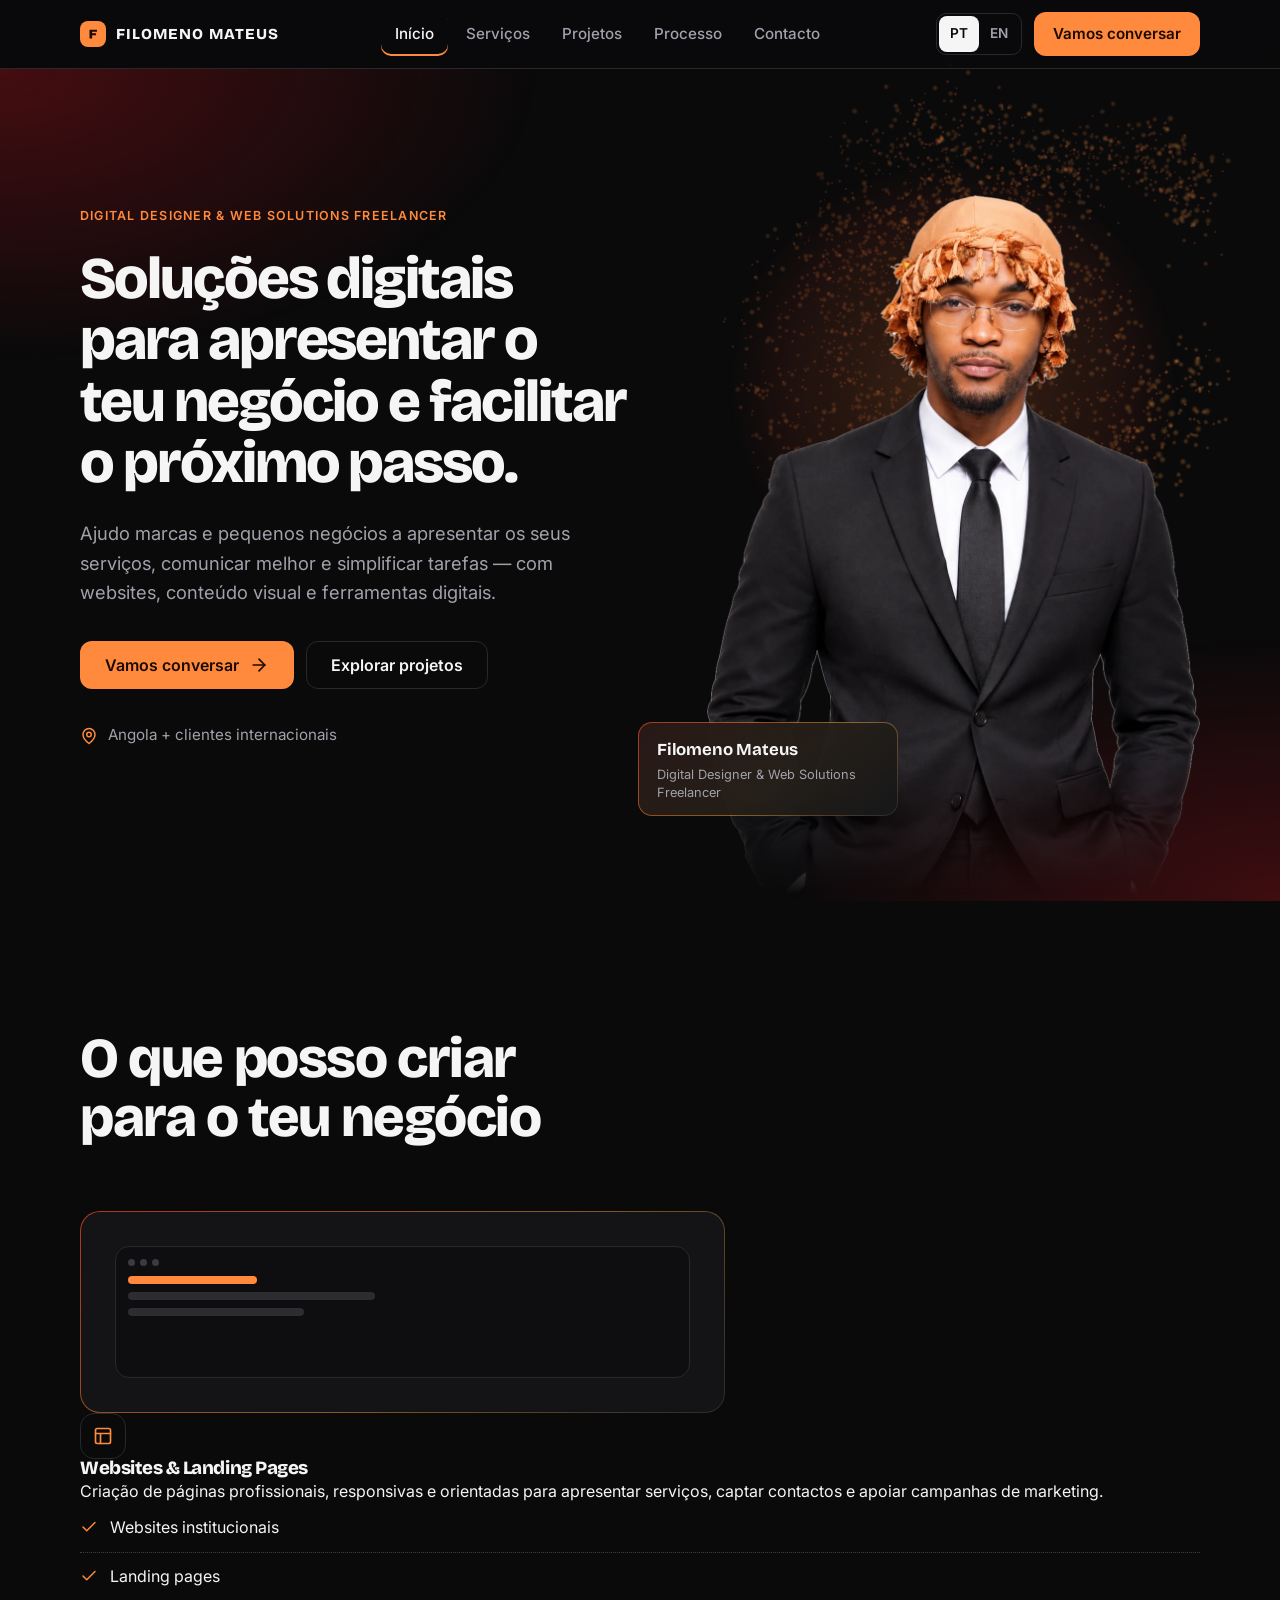
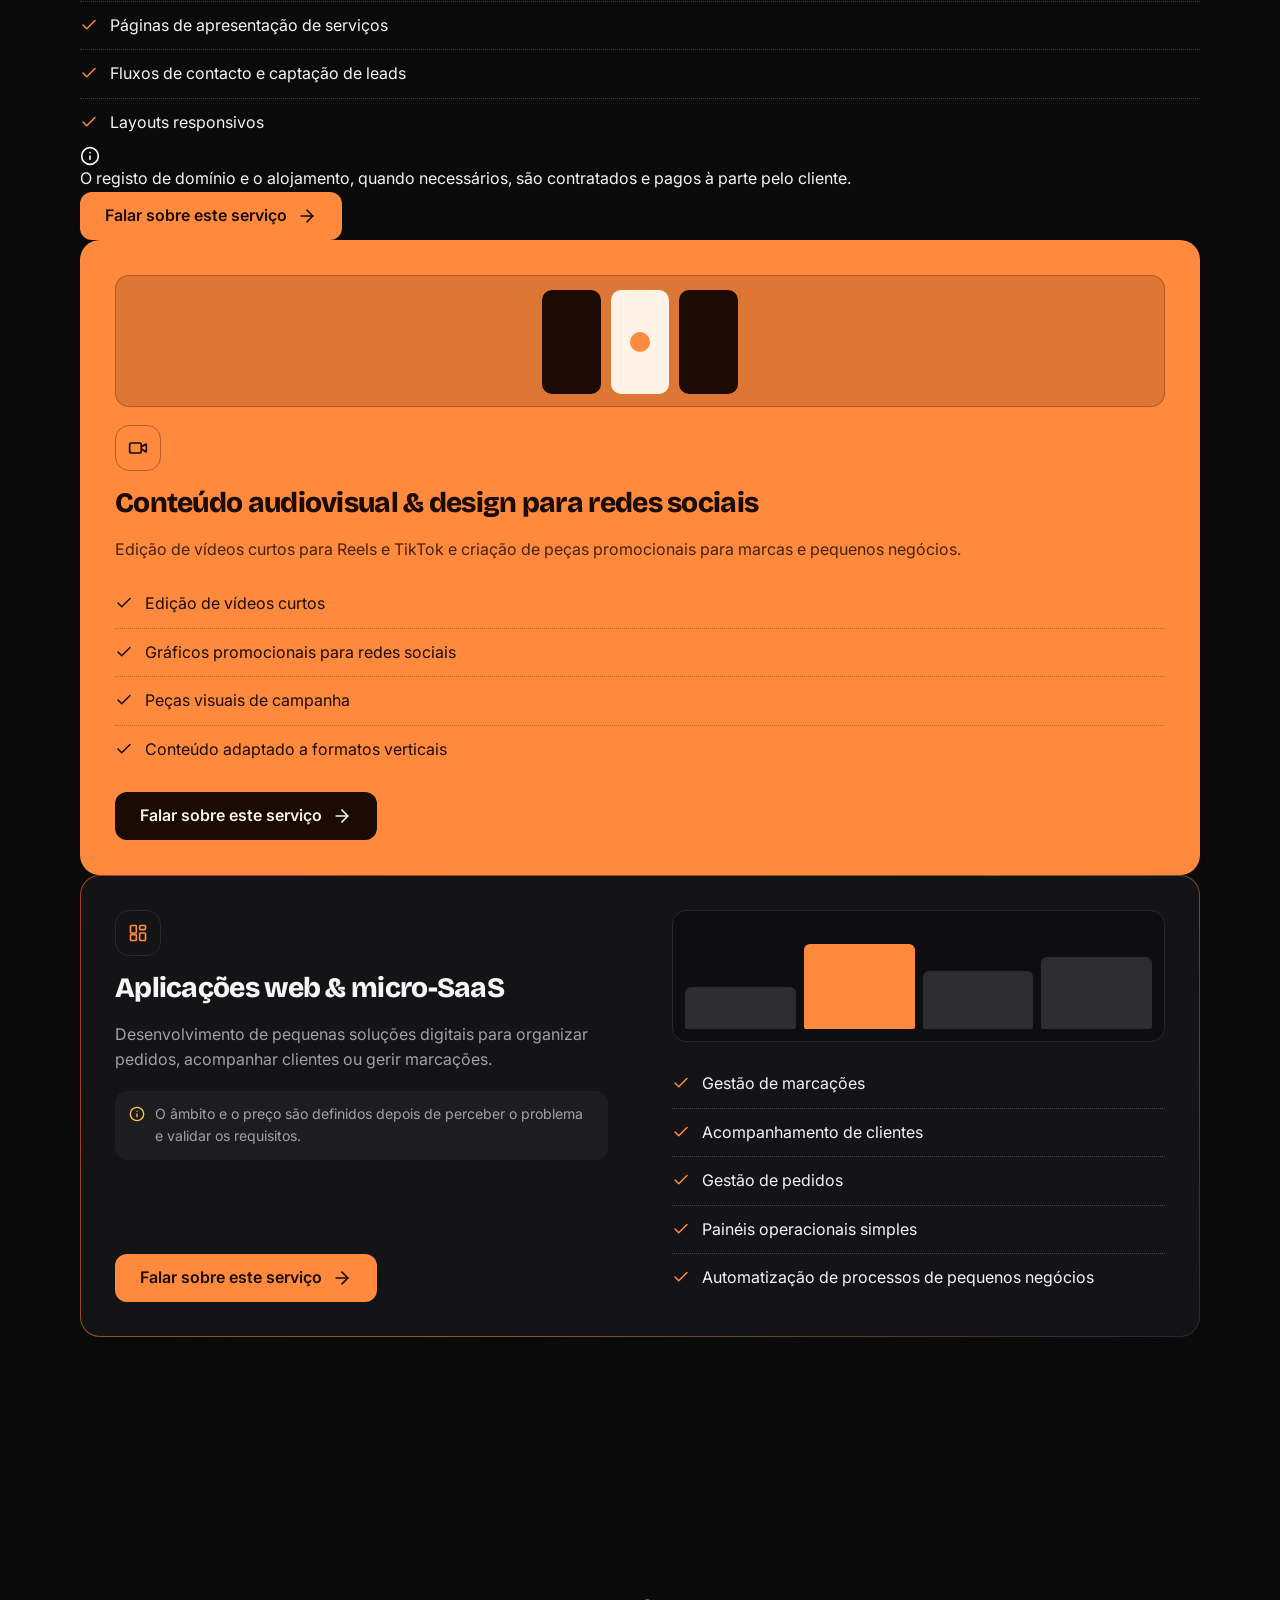
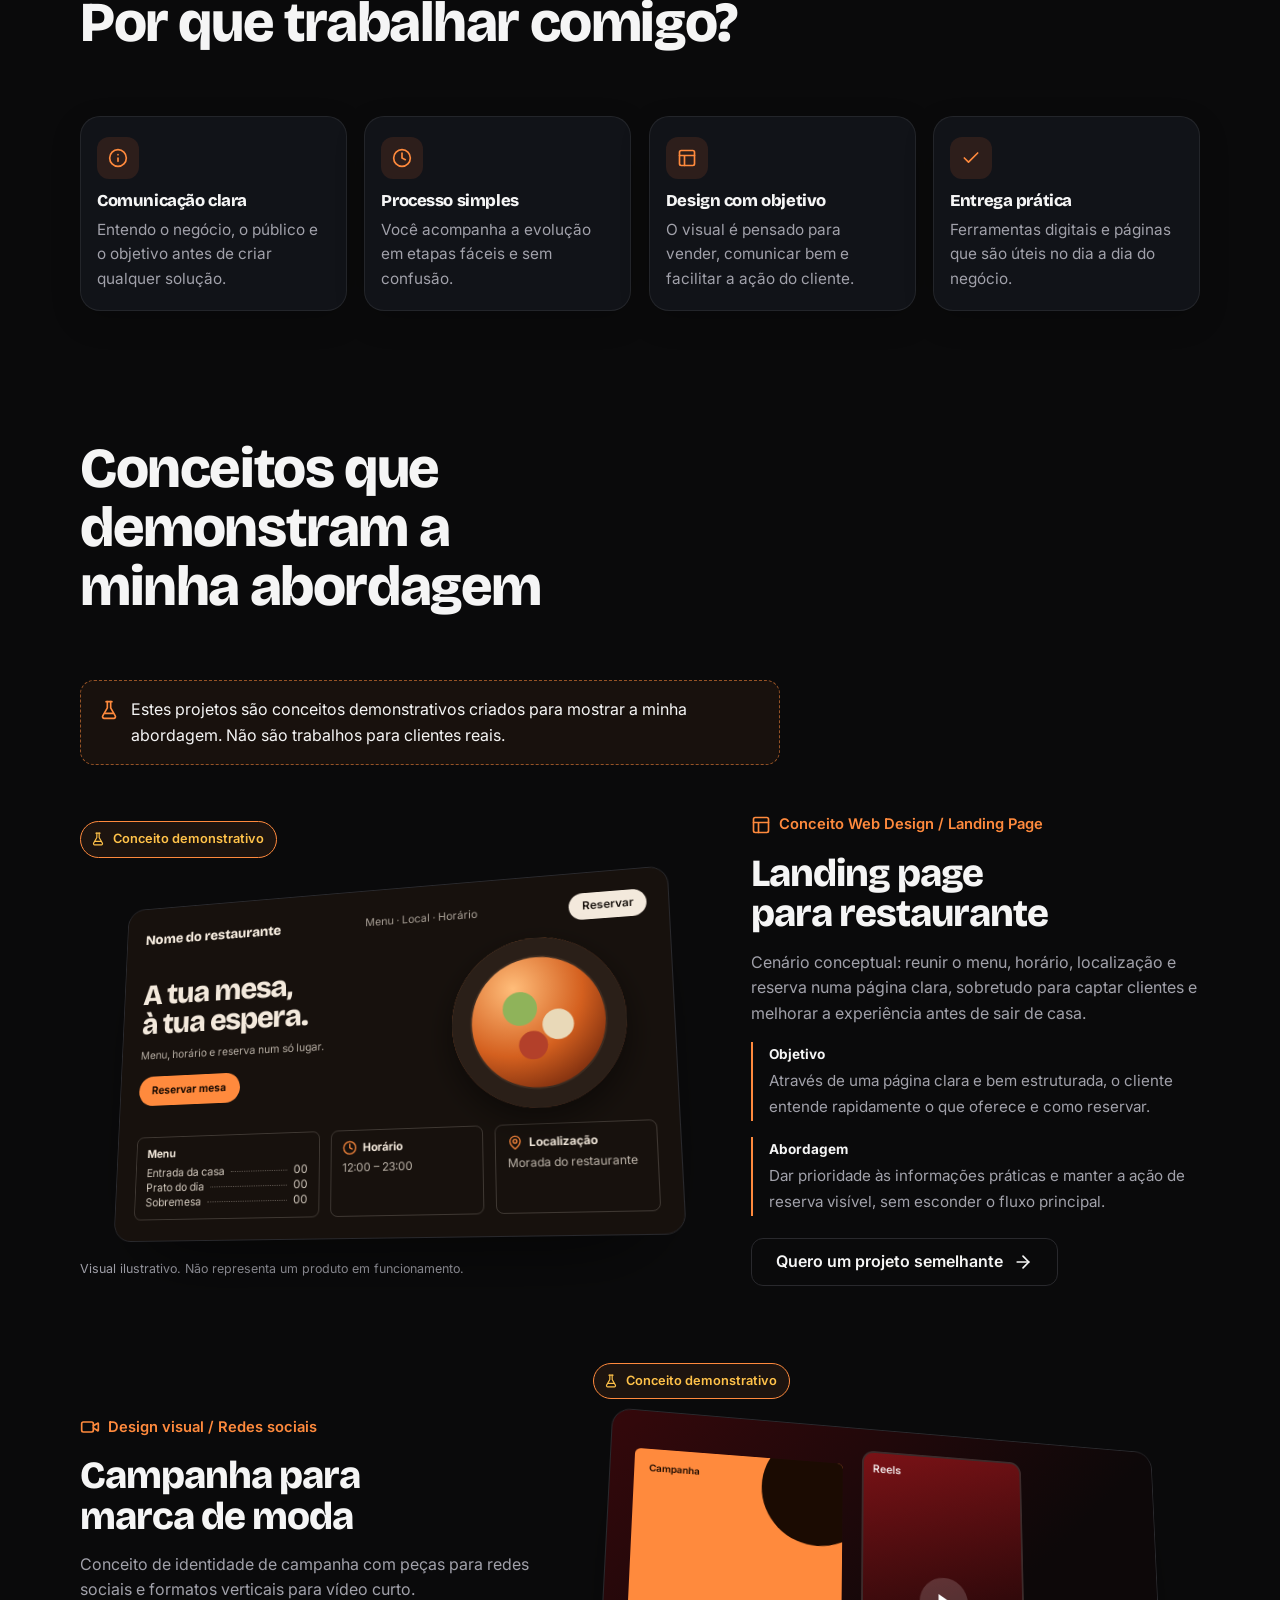
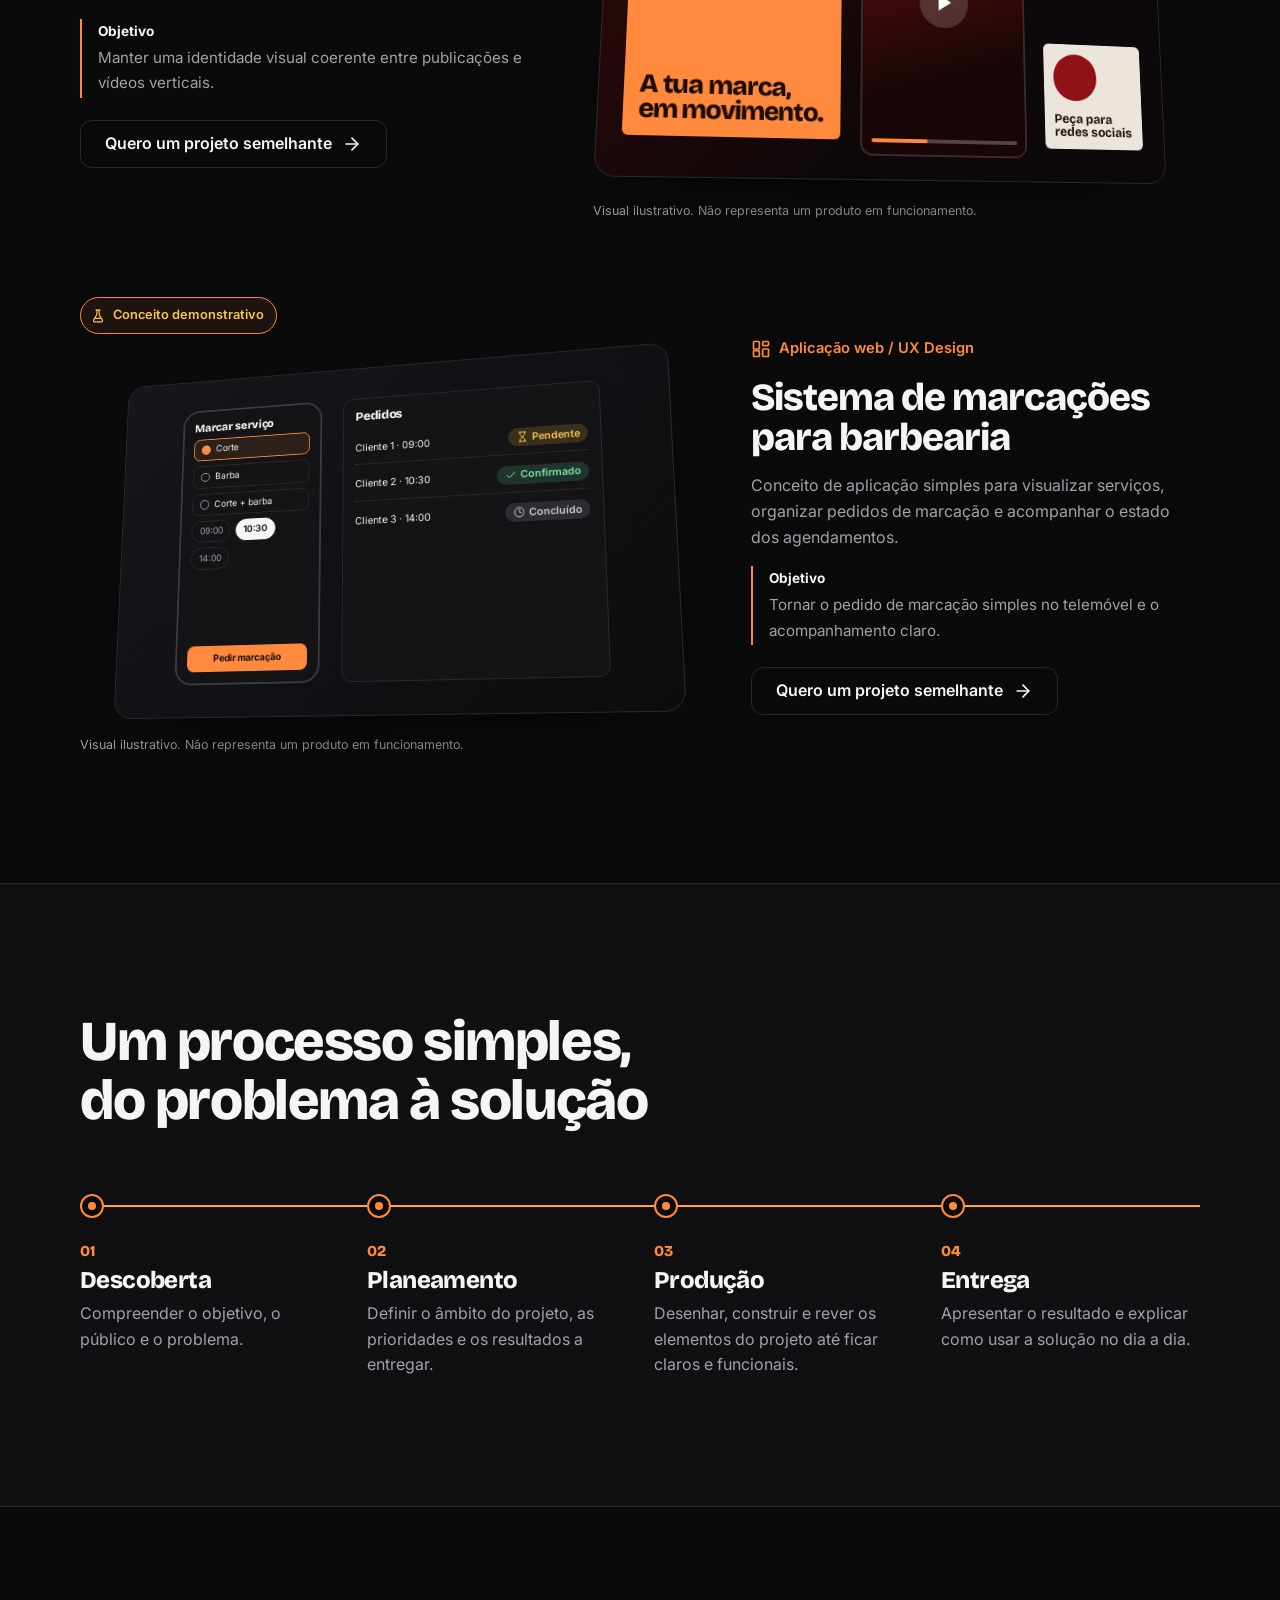
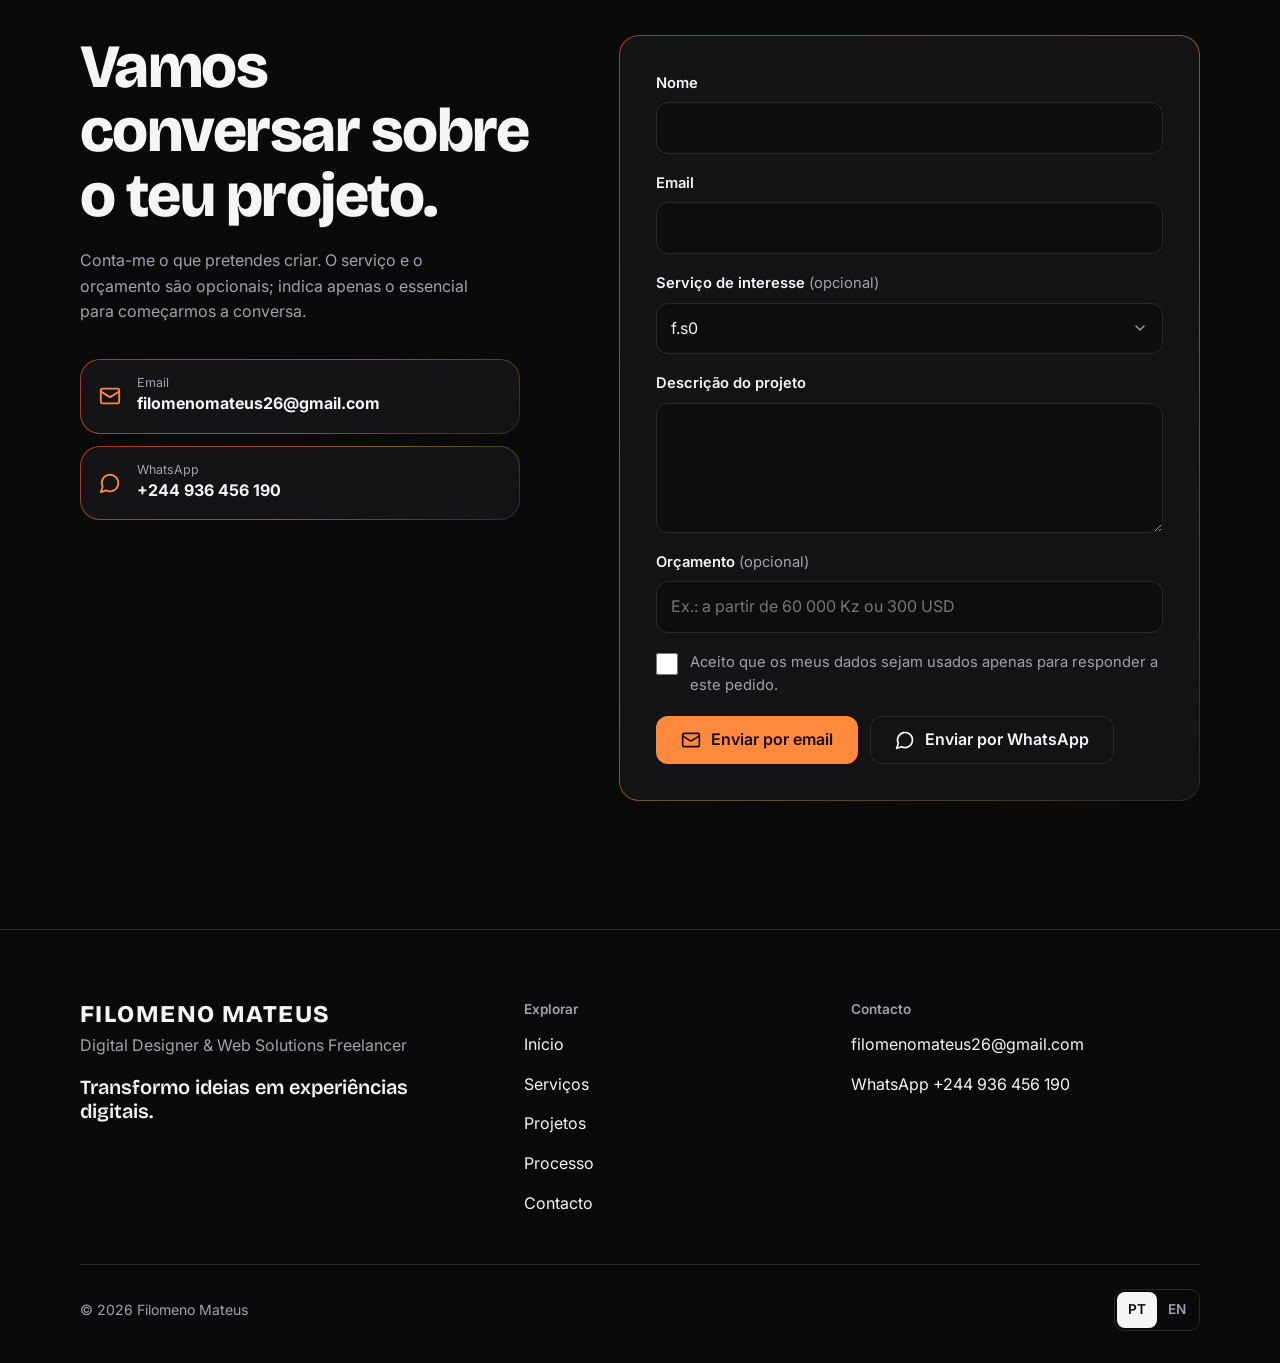
<file: index.html>
<!DOCTYPE html>
<html lang="pt" data-theme="dark">
<head>
<meta charset="utf-8">
<meta name="viewport" content="width=device-width, initial-scale=1, viewport-fit=cover">
<title>Filomeno Mateus — Digital Designer & Web Solutions Freelancer</title>
<meta name="description" content="Websites, conteúdos visuais e pequenas soluções digitais para marcas e negócios. Filomeno Mateus, Digital Designer & Web Solutions Freelancer em Angola.">
<meta property="og:type" content="website">
<meta property="og:title" content="Filomeno Mateus — Digital Designer & Web Solutions Freelancer">
<meta property="og:description" content="Websites, conteúdos visuais e pequenas soluções digitais para marcas e negócios.">
<meta property="og:locale" content="pt_AO">
<meta property="og:locale:alternate" content="en_US">
<meta name="theme-color" content="#0A0A0B">
<meta name="twitter:card" content="summary_large_image">
<link rel="preload" as="image" href="assets/img/filomeno-mateus-780.webp" imagesrcset="assets/img/filomeno-mateus-520.webp 520w, assets/img/filomeno-mateus-780.webp 780w, assets/img/filomeno-mateus-994.webp 994w">
<link rel="canonical" href="https://filomenomateus26-dev.github.io/filomeno-mateus-portfolio/">
<meta property="og:url" content="https://filomenomateus26-dev.github.io/filomeno-mateus-portfolio/">
<meta property="og:image" content="https://filomenomateus26-dev.github.io/filomeno-mateus-portfolio/og-image.png">
<meta property="og:image:alt" content="Portfólio de Filomeno Mateus — Digital Designer &amp; Web Solutions Freelancer">
<link rel="icon" href="favicon.svg" type="image/svg+xml">
<link rel="apple-touch-icon" href="apple-touch-icon.png">
<link rel="preconnect" href="https://fonts.googleapis.com">
<link rel="preconnect" href="https://fonts.gstatic.com" crossorigin>
<link href="https://fonts.googleapis.com/css2?family=Bricolage+Grotesque:opsz,wght@12..96,400;12..96,600;12..96,800&family=Inter:wght@400;500;600&display=swap" rel="stylesheet">
<script src="assets/js/boot.js"></script>
<link rel="stylesheet" href="assets/css/styles.css?v=3d2">
</head>
<body>

<svg width="0" height="0" style="position:absolute" aria-hidden="true" focusable="false">
  <defs>
    <symbol id="i-arrow" viewBox="0 0 24 24"><path d="M5 12h14"/><path d="m12 5 7 7-7 7"/></symbol>
    <symbol id="i-menu" viewBox="0 0 24 24"><path d="M4 6h16M4 12h16M4 18h16"/></symbol>
    <symbol id="i-x" viewBox="0 0 24 24"><path d="M18 6 6 18M6 6l12 12"/></symbol>
    <symbol id="i-mail" viewBox="0 0 24 24"><rect x="2" y="4" width="20" height="16" rx="2"/><path d="m22 7-8.97 5.7a1.94 1.94 0 0 1-2.06 0L2 7"/></symbol>
    <symbol id="i-chat" viewBox="0 0 24 24"><path d="M7.9 20A9 9 0 1 0 4 16.1L2 22Z"/></symbol>
    <symbol id="i-pin" viewBox="0 0 24 24"><path d="M20 10c0 6-8 12-8 12s-8-6-8-12a8 8 0 0 1 16 0Z"/><circle cx="12" cy="10" r="3"/></symbol>
    <symbol id="i-layout" viewBox="0 0 24 24"><rect x="3" y="3" width="18" height="18" rx="2"/><path d="M3 9h18M9 21V9"/></symbol>
    <symbol id="i-video" viewBox="0 0 24 24"><path d="m16 13 5.22 3.48a.5.5 0 0 0 .78-.42V7.94a.5.5 0 0 0-.75-.43L16 10.5"/><rect x="2" y="6" width="14" height="12" rx="2"/></symbol>
    <symbol id="i-dash" viewBox="0 0 24 24"><rect x="3" y="3" width="7" height="9" rx="1"/><rect x="14" y="3" width="7" height="5" rx="1"/><rect x="14" y="12" width="7" height="9" rx="1"/><rect x="3" y="14" width="7" height="7" rx="1"/></symbol>
    <symbol id="i-check" viewBox="0 0 24 24"><path d="M20 6 9 17l-5-5"/></symbol>
    <symbol id="i-info" viewBox="0 0 24 24"><circle cx="12" cy="12" r="10"/><path d="M12 16v-4M12 8h.01"/></symbol>
    <symbol id="i-clock" viewBox="0 0 24 24"><circle cx="12" cy="12" r="10"/><path d="M12 6v6l4 2"/></symbol>
    <symbol id="i-flask" viewBox="0 0 24 24"><path d="M10 2v7.5L4.5 19a2 2 0 0 0 1.7 3h11.6a2 2 0 0 0 1.7-3L14 9.5V2"/><path d="M8.5 2h7M7 16h10"/></symbol>
    <symbol id="i-hourglass" viewBox="0 0 24 24"><path d="M5 22h14M5 2h14M17 22v-4.17a2 2 0 0 0-.59-1.42L12 12l-4.41 4.41A2 2 0 0 0 7 17.83V22M7 2v4.17a2 2 0 0 0 .59 1.42L12 12l4.41-4.41A2 2 0 0 0 17 6.17V2"/></symbol>
    <symbol id="i-play" viewBox="0 0 24 24"><path d="M6 3l14 9-14 9Z"/></symbol>
  </defs>
</svg>

<a class="skip" href="#main" data-i18n="skip">Saltar para o conteúdo</a>

<header class="site-header">
  <div class="wrap">
    <div class="bar">
      <a class="brand" href="#home" aria-label="Filomeno Mateus">
        <span class="brand-mark" aria-hidden="true"><svg viewBox="0 0 64 64"><path d="M16 52V12h34v10H28v6h18v10H28v14z"/></svg></span>
        FILOMENO MATEUS
      </a>
      <nav class="nav" id="nav" aria-label="Principal" data-i18n-attr="aria-label:nav.aria">
        <a href="#home" data-i18n="nav.home">Início</a>
        <a href="#services" data-i18n="nav.services">Serviços</a>
        <a href="#projects" data-i18n="nav.projects">Projetos</a>
        <a href="#process" data-i18n="nav.process">Processo</a>
        <a href="#contact" data-i18n="nav.contact">Contacto</a>
      </nav>
      <div class="actions">
        <div class="lang" role="group" aria-label="Idioma" data-i18n-attr="aria-label:lang.aria">
          <button type="button" data-lang="pt" aria-pressed="true">PT</button>
          <button type="button" data-lang="en" aria-pressed="false">EN</button>
        </div>
        <a class="btn btn-accent sm header-cta" href="#contact" data-i18n="cta.talk">Vamos conversar</a>
        <button class="burger" id="burger" type="button" aria-expanded="false" aria-controls="mnav" aria-label="Menu" data-i18n-attr="aria-label:nav.menu">
          <svg class="icon" id="burger-i"><use href="#i-menu"/></svg>
        </button>
      </div>
    </div>
    <div class="mnav" id="mnav" hidden>
      <a class="l" href="#home" data-i18n="nav.home">Início</a>
      <a class="l" href="#services" data-i18n="nav.services">Serviços</a>
      <a class="l" href="#projects" data-i18n="nav.projects">Projetos</a>
      <a class="l" href="#process" data-i18n="nav.process">Processo</a>
      <a class="l" href="#contact" data-i18n="nav.contact">Contacto</a>
      <a class="btn btn-accent" href="#contact" data-i18n="cta.talk">Vamos conversar</a>
    </div>
  </div>
</header>

<main id="main">

<!-- ================= HERO ================= -->
<section class="hero" id="home" aria-labelledby="hero-h">
  <div class="wrap hero-grid">
    <div class="hero-copy">
      <p class="eyebrow" data-seq style="--d:0" data-i18n="hero.eyebrow">DIGITAL DESIGNER &amp; WEB SOLUTIONS FREELANCER</p>
      <h1 id="hero-h" data-seq style="--d:1" data-i18n="hero.h1">Transformo ideias em experiências digitais que fazem o teu negócio avançar.</h1>
      <p class="lead" data-seq style="--d:2" data-i18n="hero.sub">Crio websites, conteúdos visuais e pequenas soluções digitais para ajudar marcas e negócios a comunicar melhor, organizar processos e captar mais clientes.</p>
      <div class="cta-row" data-seq style="--d:3">
        <a class="btn btn-accent" href="#contact"><span data-i18n="hero.cta1">Vamos conversar</span><svg class="icon" aria-hidden="true"><use href="#i-arrow"/></svg></a>
        <a class="btn btn-ghost" href="#projects" data-i18n="hero.cta2">Explorar projetos</a>
      </div>
      <p class="place" data-seq style="--d:4"><svg class="icon" aria-hidden="true"><use href="#i-pin"/></svg><span data-i18n="hero.label">Angola + clientes internacionais</span></p>
    </div>
    <figure class="hero-fig">
      <div class="glow" aria-hidden="true"></div>
      <img class="portrait" src="assets/img/filomeno-mateus-780.webp" srcset="assets/img/filomeno-mateus-520.webp 520w, assets/img/filomeno-mateus-780.webp 780w, assets/img/filomeno-mateus-994.webp 994w" alt="Retrato de Filomeno Mateus" loading="eager">
      <figcaption class="id-card">
        <strong>Filomeno Mateus</strong>
        <span data-i18n="role">Digital Designer &amp; Web Solutions Freelancer</span>
      </figcaption>
    </figure>
  </div>
</section>

<!-- ================= SERVICES ================= -->
<section class="sec" id="services" aria-labelledby="services-h">
  <div class="wrap">
    <div class="sec-head">
      <h2 id="services-h" data-i18n="svc.title">O que posso criar para o teu negócio</h2>
    </div>
    <div class="svc-grid">

      <article class="svc svc-1 frame" data-tilt="5">
        <div class="mini" aria-hidden="true"><div class="mini-b"><i></i><i></i><i></i></div><div><div><div class="bar-l a"></div><div class="bar-l w"></div><div class="bar-l s"></div></div><div class="bar-r"></div></div></div></div>
        <span class="svc-ico" aria-hidden="true"><svg class="icon"><use href="#i-layout"/></svg></span>
        <h3 data-i18n="svc.1.t">Websites &amp; Landing Pages</h3>
        <p class="d" data-i18n="svc.1.d">Criação de páginas profissionais, responsivas e orientadas para apresentar serviços, captar contactos e apoiar campanhas de marketing.</p>
        <ul class="dots">
          <li><svg class="icon" aria-hidden="true"><use href="#i-check"/></svg><span data-i18n="svc.1.l1">Websites institucionais</span></li>
          <li><svg class="icon" aria-hidden="true"><use href="#i-check"/></svg><span data-i18n="svc.1.l2">Landing pages</span></li>
          <li><svg class="icon" aria-hidden="true"><use href="#i-check"/></svg><span data-i18n="svc.1.l3">Páginas de apresentação de serviços</span></li>
          <li><svg class="icon" aria-hidden="true"><use href="#i-check"/></svg><span data-i18n="svc.1.l4">Fluxos de contacto e captação de leads</span></li>
          <li><svg class="icon" aria-hidden="true"><use href="#i-check"/></svg><span data-i18n="svc.1.l5">Layouts responsivos</span></li>
        </ul>
        <p class="note"><svg class="icon" aria-hidden="true"><use href="#i-info"/></svg><span data-i18n="svc.1.n">O registo de domínio e o alojamento, quando necessários, são contratados e pagos à parte pelo cliente.</span></p>
        <a class="btn btn-accent" href="#contact" data-service="websites"><span data-i18n="svc.cta">Falar sobre este serviço</span><svg class="icon" aria-hidden="true"><use href="#i-arrow"/></svg></a>
      </article>

      <article class="svc svc-2 frame" data-tilt="5">
        <div class="mini mini-v" aria-hidden="true"><i></i><i></i><i></i></div>
        <span class="svc-ico" aria-hidden="true"><svg class="icon"><use href="#i-video"/></svg></span>
        <h3 data-i18n="svc.2.t">Conteúdo audiovisual &amp; design para redes sociais</h3>
        <p class="d" data-i18n="svc.2.d">Edição de vídeos curtos para Reels e TikTok e criação de peças promocionais para marcas e pequenos negócios.</p>
        <ul class="dots">
          <li><svg class="icon" aria-hidden="true"><use href="#i-check"/></svg><span data-i18n="svc.2.l1">Edição de vídeos curtos</span></li>
          <li><svg class="icon" aria-hidden="true"><use href="#i-check"/></svg><span data-i18n="svc.2.l2">Gráficos promocionais para redes sociais</span></li>
          <li><svg class="icon" aria-hidden="true"><use href="#i-check"/></svg><span data-i18n="svc.2.l3">Peças visuais de campanha</span></li>
          <li><svg class="icon" aria-hidden="true"><use href="#i-check"/></svg><span data-i18n="svc.2.l4">Conteúdo adaptado a formatos verticais</span></li>
        </ul>
        <a class="btn btn-dark" href="#contact" data-service="content"><span data-i18n="svc.cta">Falar sobre este serviço</span><svg class="icon" aria-hidden="true"><use href="#i-arrow"/></svg></a>
      </article>

      <article class="svc svc-3 frame" data-tilt="2.5">
        <div class="col">
          <span class="svc-ico" aria-hidden="true"><svg class="icon"><use href="#i-dash"/></svg></span>
          <h3 data-i18n="svc.3.t">Aplicações web &amp; micro-SaaS</h3>
          <p class="d" data-i18n="svc.3.d">Desenvolvimento de pequenas soluções digitais para organizar pedidos, acompanhar clientes ou gerir marcações.</p>
          <p class="note"><svg class="icon" aria-hidden="true"><use href="#i-info"/></svg><span data-i18n="svc.3.n">O âmbito e o preço são definidos depois de perceber o problema e validar os requisitos.</span></p>
          <a class="btn btn-accent" href="#contact" data-service="apps"><span data-i18n="svc.cta">Falar sobre este serviço</span><svg class="icon" aria-hidden="true"><use href="#i-arrow"/></svg></a>
        </div>
        <div class="col">
          <div class="mini" aria-hidden="true"><div class="mini-d"><i style="height:40%"></i><i style="height:80%"></i><i style="height:55%"></i><i style="height:68%"></i></div></div>
          <ul class="dots">
            <li><svg class="icon" aria-hidden="true"><use href="#i-check"/></svg><span data-i18n="svc.3.l1">Gestão de marcações</span></li>
            <li><svg class="icon" aria-hidden="true"><use href="#i-check"/></svg><span data-i18n="svc.3.l2">Acompanhamento de clientes</span></li>
            <li><svg class="icon" aria-hidden="true"><use href="#i-check"/></svg><span data-i18n="svc.3.l3">Gestão de pedidos</span></li>
            <li><svg class="icon" aria-hidden="true"><use href="#i-check"/></svg><span data-i18n="svc.3.l4">Painéis operacionais simples</span></li>
            <li><svg class="icon" aria-hidden="true"><use href="#i-check"/></svg><span data-i18n="svc.3.l5">Automatização de processos de pequenos negócios</span></li>
          </ul>
        </div>
      </article>

    </div>
  </div>
</section>

<section class="sec trust" aria-labelledby="trust-h">
  <style>
    .trust-wrap {
      display: grid;
      grid-template-columns: repeat(4, minmax(0, 1fr));
      gap: 1.1rem;
      margin-top: 1.5rem;
    }
    .trust-card {
      background: rgba(18, 20, 26, 0.9);
      border: 1px solid rgba(255,255,255,0.08);
      border-radius: 20px;
      padding: 1.3rem 1rem 1.15rem;
      box-shadow: 0 10px 30px rgba(0,0,0,0.18);
    }
    .trust-card .icon-wrap {
      width: 42px;
      height: 42px;
      border-radius: 12px;
      background: rgba(255, 112, 62, 0.12);
      display: inline-flex;
      align-items: center;
      justify-content: center;
      margin-bottom: 0.8rem;
      color: var(--accent);
    }
    .trust-card .icon-wrap svg {
      width: 20px;
      height: 20px;
    }
    .trust-card h3 {
      margin: 0 0 0.5rem;
      font-size: 1.04rem;
    }
    .trust-card p {
      margin: 0;
      color: var(--muted);
      line-height: 1.6;
      font-size: 0.96rem;
    }
    @media (max-width: 900px) {
      .trust-wrap {
        grid-template-columns: repeat(2, minmax(0, 1fr));
      }
    }
    @media (max-width: 520px) {
      .trust-wrap {
        grid-template-columns: 1fr;
      }
    }
  </style>
  <div class="wrap">
    <div class="sec-head">
      <h2 id="trust-h">Por que trabalhar comigo?</h2>
    </div>
    <div class="trust-wrap">
      <article class="trust-card">
        <div class="icon-wrap"><svg class="icon" aria-hidden="true"><use href="#i-info"/></svg></div>
        <h3>Comunicação clara</h3>
        <p>Entendo o negócio, o público e o objetivo antes de criar qualquer solução.</p>
      </article>
      <article class="trust-card">
        <div class="icon-wrap"><svg class="icon" aria-hidden="true"><use href="#i-clock"/></svg></div>
        <h3>Processo simples</h3>
        <p>Você acompanha a evolução em etapas fáceis e sem confusão.</p>
      </article>
      <article class="trust-card">
        <div class="icon-wrap"><svg class="icon" aria-hidden="true"><use href="#i-layout"/></svg></div>
        <h3>Design com objetivo</h3>
        <p>O visual é pensado para vender, comunicar bem e facilitar a ação do cliente.</p>
      </article>
      <article class="trust-card">
        <div class="icon-wrap"><svg class="icon" aria-hidden="true"><use href="#i-check"/></svg></div>
        <h3>Entrega prática</h3>
        <p>Ferramentas digitais e páginas que são úteis no dia a dia do negócio.</p>
      </article>
    </div>
  </div>
</section>

<!-- ================= PROJECTS ================= -->
<section class="sec" id="projects" aria-labelledby="projects-h" style="padding-top:0">
  <div class="wrap">
    <div class="sec-head">
      <h2 id="projects-h" data-i18n="prj.title">Conceitos que demonstram a minha abordagem</h2>
    </div>
    <p class="disclaimer"><svg class="icon" aria-hidden="true"><use href="#i-flask"/></svg><span data-i18n="prj.disc">Estes projetos são conceitos demonstrativos criados para mostrar a minha abordagem. Não são trabalhos para clientes reais.</span></p>

    <div class="cases">

      <!-- PROJECT 1 -->
      <article class="case" aria-labelledby="p1-t">
        <div>
          <span class="badge"><svg class="icon" aria-hidden="true"><use href="#i-flask"/></svg><span data-i18n="prj.badge">Conceito demonstrativo</span></span>
          <div class="vis v-rest" data-tilt="4" role="img" aria-label="Pré-visualização ilustrativa de uma landing page de restaurante com menu, horário, localização e botão de reserva" data-i18n-attr="aria-label:prj.cap">
            <div class="mock rest" aria-hidden="true">
              <div class="rest-top"><span class="rest-logo" data-i18n="m1.logo">Nome do restaurante</span><span class="rest-links" data-i18n="m1.links">Menu · Local · Horário</span><span class="rest-btn" data-i18n="m1.btn">Reservar</span></div>
              <div class="rest-body">
                <div><h4 class="rest-h" data-i18n="m1.h">A tua mesa, à tua espera.</h4><p class="rest-p" data-i18n="m1.p">Menu, horário e reserva num só lugar.</p><span class="rest-cta" data-i18n="m1.cta">Reservar mesa</span></div>
                <div class="plate"></div>
              </div>
              <div class="rest-foot">
                <div class="rest-box"><b><span data-i18n="m1.menu">Menu</span></b>
                  <div class="rest-row"><span data-i18n="m1.i1">Entrada da casa</span><i></i><span>00</span></div>
                  <div class="rest-row"><span data-i18n="m1.i2">Prato do dia</span><i></i><span>00</span></div>
                  <div class="rest-row"><span data-i18n="m1.i3">Sobremesa</span><i></i><span>00</span></div></div>
                <div class="rest-box"><b><svg class="icon"><use href="#i-clock"/></svg><span data-i18n="m1.hours">Horário</span></b><small>12:00 – 23:00</small></div>
                <div class="rest-box"><b><svg class="icon"><use href="#i-pin"/></svg><span data-i18n="m1.loc">Localização</span></b><small data-i18n="m1.addr">Morada do restaurante</small></div>
              </div>
            </div>
          </div>
          <p class="vis-cap" data-i18n="prj.cap">Visual ilustrativo. Não representa um produto em funcionamento.</p>
        </div>
        <div class="case-info">
          <span class="cat"><svg class="icon" aria-hidden="true"><use href="#i-layout"/></svg><span data-i18n="p1.cat">Web Design / Landing Page</span></span>
          <h3 id="p1-t" data-i18n="p1.t">Landing page para restaurante</h3>
          <p class="d" data-i18n="p1.d">Cenário conceptual: reunir o menu, horário, localização e reserva numa página clara, sobretudo para quem chega pelo telemóvel.</p>
          <div class="obj"><b data-i18n="prj.obj">Objetivo</b><span data-i18n="p1.o">Facilitar a decisão do visitante e deixar um caminho claro até à reserva.</span></div>
          <div class="obj"><b data-i18n="prj.approach">Abordagem</b><span data-i18n="p1.approach">Dar prioridade às informações práticas e manter a ação de reserva visível, sem esconder o fluxo principal.</span></div>
          <a class="btn btn-ghost" href="#contact" data-service="websites" data-project="p1"><span data-i18n="prj.cta">Quero um projeto semelhante</span><svg class="icon" aria-hidden="true"><use href="#i-arrow"/></svg></a>
        </div>
      </article>

      <!-- PROJECT 2 -->
      <article class="case flip" aria-labelledby="p2-t">
        <div>
          <span class="badge"><svg class="icon" aria-hidden="true"><use href="#i-flask"/></svg><span data-i18n="prj.badge">Conceito demonstrativo</span></span>
          <div class="vis v-fash" data-tilt="4" role="img" aria-label="Pré-visualização ilustrativa de uma campanha de moda com cartaz, publicação para redes sociais e vídeo vertical" data-i18n-attr="aria-label:prj.cap">
            <div class="mock fash" aria-hidden="true">
              <div class="poster"><small data-i18n="m2.k">Campanha</small><h4 data-i18n="m2.h">A tua marca, em movimento.</h4></div>
              <div class="reel"><span class="tag">Reels</span><span class="pl"><svg viewBox="0 0 24 24"><use href="#i-play"/></svg></span><span class="pg"></span></div>
              <div class="sq"><i></i><b data-i18n="m2.sq">Peça para redes sociais</b></div>
            </div>
          </div>
          <p class="vis-cap" data-i18n="prj.cap">Visual ilustrativo. Não representa um produto em funcionamento.</p>
        </div>
        <div class="case-info">
          <span class="cat"><svg class="icon" aria-hidden="true"><use href="#i-video"/></svg><span data-i18n="p2.cat">Design visual / Redes sociais</span></span>
          <h3 id="p2-t" data-i18n="p2.t">Campanha para marca de moda</h3>
          <p class="d" data-i18n="p2.d">Conceito de identidade de campanha com peças para redes sociais e formatos verticais para vídeo curto.</p>
          <div class="obj"><b data-i18n="prj.obj">Objetivo</b><span data-i18n="p2.o">Manter uma identidade visual coerente entre publicações e vídeos verticais.</span></div>
          <a class="btn btn-ghost" href="#contact" data-service="content" data-project="p2"><span data-i18n="prj.cta">Quero um projeto semelhante</span><svg class="icon" aria-hidden="true"><use href="#i-arrow"/></svg></a>
        </div>
      </article>

      <!-- PROJECT 3 -->
      <article class="case" aria-labelledby="p3-t">
        <div>
          <span class="badge"><svg class="icon" aria-hidden="true"><use href="#i-flask"/></svg><span data-i18n="prj.badge">Conceito demonstrativo</span></span>
          <div class="vis v-barb" data-tilt="4" role="img" aria-label="Pré-visualização ilustrativa de uma aplicação de marcações para barbearia: ecrã de telemóvel para escolher serviço e ver horários disponíveis" data-i18n-attr="aria-label:prj.cap">
            <div class="mock barb" aria-hidden="true">
              <div class="phone">
                <h4 data-i18n="m3.h">Marcar serviço</h4>
                <div class="opt on"><i></i><span data-i18n="m3.s1">Corte</span></div>
                <div class="opt"><i></i><span data-i18n="m3.s2">Barba</span></div>
                <div class="opt"><i></i><span data-i18n="m3.s3">Corte + barba</span></div>
                <div class="slots"><span>09:00</span><span class="on">10:30</span><span>14:00</span></div>
                <div class="go" data-i18n="m3.go">Pedir marcação</div>
              </div>
              <div class="dash">
                <h4 data-i18n="m3.d">Pedidos</h4>
                <div class="req"><span><span data-i18n="m3.c">Cliente</span> 1 · 09:00</span><span class="chip c-p"><svg class="icon"><use href="#i-hourglass"/></svg><span data-i18n="m3.st1">Pendente</span></span></div>
                <div class="req"><span><span data-i18n="m3.c">Cliente</span> 2 · 10:30</span><span class="chip c-o"><svg class="icon"><use href="#i-check"/></svg><span data-i18n="m3.st2">Confirmado</span></span></div>
                <div class="req"><span><span data-i18n="m3.c">Cliente</span> 3 · 14:00</span><span class="chip c-d"><svg class="icon"><use href="#i-clock"/></svg><span data-i18n="m3.st3">Concluído</span></span></div>
              </div>
            </div>
          </div>
          <p class="vis-cap" data-i18n="prj.cap">Visual ilustrativo. Não representa um produto em funcionamento.</p>
        </div>
        <div class="case-info">
          <span class="cat"><svg class="icon" aria-hidden="true"><use href="#i-dash"/></svg><span data-i18n="p3.cat">Aplicação web / UX Design</span></span>
          <h3 id="p3-t" data-i18n="p3.t">Sistema de marcações para barbearia</h3>
          <p class="d" data-i18n="p3.d">Conceito de aplicação simples para visualizar serviços, organizar pedidos de marcação e acompanhar o estado dos agendamentos.</p>
          <div class="obj"><b data-i18n="prj.obj">Objetivo</b><span data-i18n="p3.o">Tornar o pedido de marcação simples no telemóvel e o acompanhamento claro.</span></div>
          <a class="btn btn-ghost" href="#contact" data-service="apps" data-project="p3"><span data-i18n="prj.cta">Quero um projeto semelhante</span><svg class="icon" aria-hidden="true"><use href="#i-arrow"/></svg></a>
        </div>
      </article>

    </div>
  </div>
</section>

<!-- ================= PROCESS ================= -->
<section class="sec process" id="process" aria-labelledby="process-h">
  <div class="wrap">
    <div class="sec-head"><h2 id="process-h" data-i18n="prc.title">Um processo simples, do problema à solução</h2></div>
    <div class="timeline" id="timeline">
      <span class="track" aria-hidden="true"></span>
      <ol class="steps">
      <li class="step" style="--i:0"><span class="node" aria-hidden="true"></span><span class="n">01</span><h3 data-i18n="prc.1.t">Descoberta</h3><p data-i18n="prc.1.d">Compreender o objetivo, o público e o problema.</p></li>
      <li class="step" style="--i:1"><span class="node" aria-hidden="true"></span><span class="n">02</span><h3 data-i18n="prc.2.t">Planeamento</h3><p data-i18n="prc.2.d">Definir o âmbito do projeto, as prioridades e os resultados a entregar.</p></li>
      <li class="step" style="--i:2"><span class="node" aria-hidden="true"></span><span class="n">03</span><h3 data-i18n="prc.3.t">Produção</h3><p data-i18n="prc.3.d">Desenhar, construir e rever os elementos do projeto até ficar claros e funcionais.</p></li>
      <li class="step" style="--i:3"><span class="node" aria-hidden="true"></span><span class="n">04</span><h3 data-i18n="prc.4.t">Entrega</h3><p data-i18n="prc.4.d">Apresentar o resultado e explicar como usar a solução no dia a dia.</p></li>
      </ol>
    </div>
  </div>
</section>

<!-- ================= CONTACT ================= -->
<section class="sec contact" id="contact" aria-labelledby="contact-h">
  <div class="wrap contact-grid">
    <div>
      <h2 id="contact-h" data-i18n="ct.h">Vamos conversar sobre o teu projeto.</h2>
      <p class="intro" data-i18n="ct.p">Conta-me o que pretendes criar. O serviço e o orçamento são opcionais; indica apenas o essencial para começarmos a conversa.</p>
      <div class="methods">
        <a class="method frame" id="mail-link" href="mailto:filomenomateus26@gmail.com"><svg class="icon" aria-hidden="true"><use href="#i-mail"/></svg><div><small data-i18n="ct.email">Email</small><strong>filomenomateus26@gmail.com</strong></div></a>
        <a class="method frame" id="wa-link" href="https://wa.me/244936456190" target="_blank" rel="noopener"><svg class="icon" aria-hidden="true"><use href="#i-chat"/></svg><div><small>WhatsApp</small><strong>+244 936 456 190</strong></div></a>
      </div>
      <div class="socials" id="socials" hidden aria-label="Redes sociais" data-i18n-attr="aria-label:ct.social"></div>
    </div>

    <form class="form frame" id="form" novalidate aria-labelledby="contact-h">
      <div class="hp" aria-hidden="true"><label>Website<input type="text" name="website" id="f-hp" tabindex="-1" autocomplete="off"></label></div>
      <div class="field"><label for="f-name" data-i18n="f.name">Nome</label><input class="inp" id="f-name" name="name" type="text" autocomplete="name" aria-describedby="e-name" required><p class="e" id="e-name" hidden data-key="e.name">Indica o teu nome.</p></div>
      <div class="field"><label for="f-email" data-i18n="f.email">Email</label><input class="inp" id="f-email" name="email" type="email" autocomplete="email" inputmode="email" aria-describedby="e-email" required><p class="e" id="e-email" hidden data-key="e.email">Indica um email válido, por exemplo nome@exemplo.com.</p></div>
      <div class="field"><label for="f-service"><span data-i18n="f.service">Serviço de interesse</span> <span class="opt-t" data-i18n="f.opt">(opcional)</span></label>
        <select class="sel" id="f-service" name="service">
          <option value="" data-i18n="f.s0">Seleciona um serviço</option>
          <option value="websites" data-i18n="f.s1">Websites &amp; Landing Pages</option>
          <option value="content" data-i18n="f.s2">Conteúdo audiovisual &amp; design para redes sociais</option>
          <option value="apps" data-i18n="f.s3">Aplicações web &amp; micro-SaaS</option>
          <option value="other" data-i18n="f.s4">Ainda não sei / outro</option>
        </select></div>
      <div class="field"><label for="f-msg" data-i18n="f.msg">Descrição do projeto</label><textarea class="ta" id="f-msg" name="message" aria-describedby="e-msg" required></textarea><p class="e" id="e-msg" hidden data-key="e.msg">Descreve o projeto em pelo menos 10 caracteres.</p></div>
      <div class="field"><label for="f-budget"><span data-i18n="f.budget">Orçamento</span> <span class="opt-t" data-i18n="f.opt">(opcional)</span></label><input class="inp" id="f-budget" name="budget" type="text" inputmode="numeric" placeholder="Ex.: a partir de 60 000 Kz ou 300 USD" data-i18n-attr="placeholder:f.bph"></div>
      <div class="field"><label class="consent" for="f-consent"><input type="checkbox" id="f-consent" name="consent" aria-describedby="e-consent" required><span data-i18n="f.consent">Aceito que os meus dados sejam usados apenas para responder a este pedido.</span></label><p class="e" id="e-consent" hidden data-key="e.consent">Aceita o consentimento para continuar.</p></div>
      <div class="form-actions">
        <button class="btn btn-accent" type="submit"><svg class="icon" aria-hidden="true"><use href="#i-mail"/></svg><span data-i18n="f.send">Enviar por email</span></button>
        <button class="btn btn-ghost" type="button" id="send-wa"><svg class="icon" aria-hidden="true"><use href="#i-chat"/></svg><span data-i18n="f.sendwa">Enviar por WhatsApp</span></button>
      </div>
      <p class="status" id="status" role="status" aria-live="polite" hidden></p>
    </form>
  </div>
</section>

</main>

<footer class="foot">
  <div class="wrap">
    <div class="foot-grid">
      <div>
        <h2>FILOMENO MATEUS</h2>
        <p class="role" data-i18n="role">Digital Designer &amp; Web Solutions Freelancer</p>
        <p class="tag" data-i18n="foot.tag">Transformo ideias em experiências digitais.</p>
      </div>
      <nav aria-label="Rodapé" data-i18n-attr="aria-label:foot.nav">
        <h3 data-i18n="foot.explore">Explorar</h3>
        <ul>
          <li><a href="#home" data-i18n="nav.home">Início</a></li>
          <li><a href="#services" data-i18n="nav.services">Serviços</a></li>
          <li><a href="#projects" data-i18n="nav.projects">Projetos</a></li>
          <li><a href="#process" data-i18n="nav.process">Processo</a></li>
          <li><a href="#contact" data-i18n="nav.contact">Contacto</a></li>
        </ul>
      </nav>
      <div>
        <h3 data-i18n="foot.contact">Contacto</h3>
        <ul>
          <li><a href="mailto:filomenomateus26@gmail.com" id="foot-mail">filomenomateus26@gmail.com</a></li>
          <li><a href="https://wa.me/244936456190" id="foot-wa" target="_blank" rel="noopener">WhatsApp +244 936 456 190</a></li>
        </ul>
        <div class="socials" id="foot-socials" hidden></div>
      </div>
    </div>
    <div class="foot-bot">
      <span>© <span id="year"></span> Filomeno Mateus</span>
      <div class="lang" role="group" aria-label="Idioma" data-i18n-attr="aria-label:lang.aria">
        <button type="button" data-lang="pt" aria-pressed="true">PT</button>
        <button type="button" data-lang="en" aria-pressed="false">EN</button>
      </div>
    </div>
  </div>
</footer>

<a class="fab" id="fab-wa" href="https://wa.me/244936456190" target="_blank" rel="noopener" aria-label="WhatsApp" data-i18n-attr="aria-label:fab.aria"><svg class="icon" aria-hidden="true"><use href="#i-chat"/></svg><span data-i18n="fab.t">Falar no WhatsApp</span></a>

<script src="assets/js/config.js?v=2"></script>
<script src="assets/js/translations.js?v=3"></script>
<script src="assets/js/main.js?v=3"></script>
<script src="assets/js/scene3d.js?v=3"></script>
</body>
</html>
</file>
<file: assets/css/styles.css>
:root{
  --bg:#0A0A0B; --panel:#141416; --text:#F5F5F5; --muted:#A1A1AA; --line:#29292D;
  --accent:#FF8A3D; --accent-2:#FFC24A; --on-accent:#1B0B02; --red:#8E1217;
  --display:"Bricolage Grotesque","Arial Black","Helvetica Neue",Arial,sans-serif;
  --sans:"Inter",system-ui,-apple-system,"Segoe UI",Roboto,Arial,sans-serif;
  --header-h:68px;
}
:root[data-theme="light"]{ color-scheme:light }
*{box-sizing:border-box;margin:0}
html{background:var(--bg);color:var(--text);scroll-padding-top:calc(var(--header-h) + 12px);-webkit-text-size-adjust:100%}
@media (prefers-reduced-motion:no-preference){ html{scroll-behavior:smooth} }
body{font-family:var(--sans);font-size:1rem;line-height:1.6;background:var(--bg);overflow-x:hidden;
  padding-top:env(safe-area-inset-top,0px);padding-bottom:env(safe-area-inset-bottom,0px)}
img,svg{display:block;max-width:100%}
a{color:inherit}
button,input,select,textarea{font:inherit;color:inherit}
ul{list-style:none;padding:0}
h1,h2,h3,h4{font-family:var(--display);font-weight:800;letter-spacing:-.025em;line-height:1.05;text-wrap:balance}
:focus-visible{outline:2px solid var(--accent-2);outline-offset:3px;border-radius:6px}
.icon{width:20px;height:20px;fill:none;stroke:currentColor;stroke-width:2;stroke-linecap:round;stroke-linejoin:round;flex:none}
.wrap{width:100%;max-width:1200px;margin-inline:auto;padding-inline:clamp(20px,4vw,40px)}
.skip{position:absolute;left:12px;top:-60px;background:var(--accent);color:var(--on-accent);padding:10px 16px;border-radius:10px;font-weight:600;z-index:100}
.skip:focus{top:12px}

/* ===== Gradient frame (thin glowing outline, as in the reference) ===== */
.frame{border:1px solid transparent;border-radius:20px;
  background:linear-gradient(var(--panel),var(--panel)) padding-box,
             linear-gradient(140deg,rgba(255,84,48,.65),rgba(255,176,60,.5) 55%,var(--line)) border-box}

/* ===== Buttons ===== */
.btn{display:inline-flex;align-items:center;justify-content:center;gap:10px;min-height:48px;padding:0 24px;border-radius:12px;
  font-weight:600;text-decoration:none;border:1px solid transparent;cursor:pointer;transition:transform .2s,background .2s,border-color .2s;white-space:nowrap}
.btn-accent{background:var(--accent);color:var(--on-accent)}
.btn-accent:hover{background:var(--accent-2)}
.btn-ghost{border-color:var(--line);background:transparent;color:var(--text)}
.btn-ghost:hover{border-color:var(--accent);color:var(--accent)}
.btn-dark{background:var(--on-accent);color:#FFF1E6}
.btn-dark:hover{background:#000}
.btn:active{transform:translateY(1px)}
.btn.sm{min-height:44px;padding:0 18px;font-size:.95rem}

/* ===== Header ===== */
.site-header{position:sticky;top:0;z-index:50;background:rgba(10,10,11,.82);backdrop-filter:blur(14px);-webkit-backdrop-filter:blur(14px);border-bottom:1px solid var(--line)}
.bar{display:flex;align-items:center;justify-content:space-between;gap:16px;height:var(--header-h)}
.brand{display:flex;align-items:center;gap:10px;font-family:var(--display);font-weight:800;letter-spacing:.07em;text-decoration:none;font-size:.95rem}
.brand{white-space:nowrap}
@media (max-width:420px){.brand{font-size:.78rem;letter-spacing:.04em;gap:8px}.actions{gap:8px}}
.brand-mark{width:26px;height:26px;border-radius:8px;background:var(--accent);display:grid;place-items:center}
.brand-mark svg{width:14px;height:14px;fill:var(--on-accent)}
.nav{display:none;gap:4px}
.nav a{padding:10px 14px;border-radius:10px;text-decoration:none;color:var(--muted);font-size:.95rem;font-weight:500;transition:color .2s}
.nav a:hover,.nav a[aria-current="true"]{color:var(--text)}
.nav a[aria-current="true"]{box-shadow:inset 0 -2px 0 var(--accent)}
.actions{display:flex;align-items:center;gap:12px}
.lang{display:flex;align-items:center;border:1px solid var(--line);border-radius:10px;padding:2px}
.lang button{background:none;border:0;min-width:40px;min-height:36px;border-radius:8px;cursor:pointer;color:var(--muted);font-weight:600;font-size:.85rem}
.lang button[aria-pressed="true"]{background:var(--text);color:var(--bg)}
.header-cta{display:none}
.burger{width:44px;height:44px;border-radius:10px;border:1px solid var(--line);background:none;display:grid;place-items:center;cursor:pointer}
.mnav{border-top:1px solid var(--line);padding:12px 0 20px;background:var(--bg)}
.mnav[hidden]{display:none}
.mnav a.l{display:block;padding:14px 4px;text-decoration:none;font-family:var(--display);font-size:1.5rem;font-weight:800;border-bottom:1px dotted var(--line)}
.mnav .btn{margin-top:18px;width:100%}
@media (min-width:560px){ .header-cta{display:inline-flex} }
@media (min-width:960px){ .nav{display:flex} .burger,.mnav{display:none!important} }

/* ===== Hero ===== */
.hero{position:relative;overflow:hidden;min-height:calc(100svh - var(--header-h));display:flex;
  background:
   radial-gradient(60% 50% at 0% 0%,rgba(142,18,23,.45),transparent 70%),
   radial-gradient(55% 45% at 100% 100%,rgba(142,18,23,.4),transparent 70%),var(--bg)}
.hero-grid{display:grid;gap:8px;align-items:end;width:100%;padding-top:clamp(36px,6vw,72px)}
.hero-copy{align-self:center;padding-bottom:24px}
.eyebrow{font-size:.78rem;font-weight:600;letter-spacing:.1em;color:var(--accent);margin-bottom:22px}
.hero h1{font-size:clamp(2.2rem,4.6vw,4.2rem);line-height:1.04;letter-spacing:-.035em;max-width:17ch}
.lead{margin-top:26px;max-width:46ch;color:var(--muted);font-size:clamp(1rem,1.5vw,1.15rem)}
.cta-row{display:flex;flex-wrap:wrap;gap:12px;margin-top:34px}
.place{display:flex;align-items:center;gap:10px;margin-top:34px;color:var(--muted);font-size:.95rem}
.place .icon{color:var(--accent);width:18px;height:18px}
.hero-fig{position:relative;justify-self:center;width:min(86vw,440px);margin-top:12px}
.glow{position:absolute;inset:-6% -14% 10%;background:radial-gradient(50% 46% at 50% 34%,rgba(255,138,61,.34),rgba(255,84,48,.12) 55%,transparent 72%);pointer-events:none}
.portrait{position:relative;width:100%;height:auto;-webkit-mask-image:linear-gradient(to bottom,#000 80%,transparent 99%);mask-image:linear-gradient(to bottom,#000 80%,transparent 99%)}
.id-card{border:1px solid transparent;position:absolute;left:-4%;bottom:12%;padding:14px 18px;background:linear-gradient(rgba(20,20,22,.86),rgba(20,20,22,.86)) padding-box,linear-gradient(140deg,rgba(255,84,48,.65),rgba(255,176,60,.5) 55%,var(--line)) border-box;backdrop-filter:blur(8px);border-radius:14px;max-width:min(78%,260px)}
.id-card strong{display:block;font-family:var(--display);font-size:1.05rem;letter-spacing:-.01em}
.id-card span{display:block;font-size:.8rem;color:var(--muted);line-height:1.35;margin-top:2px}
@media (min-width:900px){
  .hero-grid{grid-template-columns:1.1fr .9fr;gap:24px;padding-top:56px}
  .hero-fig{width:min(100%,520px);justify-self:end;margin-top:0}
  .hero-copy{padding-bottom:72px}
  .id-card{left:-14%}
}
@media (prefers-reduced-motion:no-preference){
  @keyframes rise{from{opacity:0;transform:translateY(18px)}to{opacity:1;transform:none}}
  @keyframes fadein{from{opacity:0;transform:scale(.97)}to{opacity:1;transform:none}}
  .js [data-seq]{animation:rise .8s cubic-bezier(.2,.7,.2,1) both;animation-delay:calc(var(--d,0)*110ms + 80ms)}
  .js .hero-fig{animation:fadein 1.1s cubic-bezier(.2,.7,.2,1) both;animation-delay:.35s}
}

/* ===== Sections ===== */
.sec{padding-block:clamp(72px,10vw,140px)}
.sec-head{margin-bottom:clamp(36px,5vw,64px);max-width:62rem}
.sec-head h2{font-size:clamp(2rem,4.4vw,3.6rem);max-width:19ch}
.sec-head p{margin-top:18px;color:var(--muted);max-width:60ch}
.dots li{display:flex;gap:12px;align-items:flex-start;padding:11px 0;border-bottom:1px dotted rgba(161,161,170,.35)}
.dots li:last-child{border-bottom:0}
.dots .icon{width:18px;height:18px;margin-top:3px;color:var(--accent)}

/* ===== Services ===== */
.svc-grid{display:grid;gap:20px}
.svc{padding:clamp(22px,3vw,34px);display:flex;flex-direction:column;gap:18px}
.svc h3{font-size:clamp(1.4rem,2.2vw,1.9rem)}
.svc p.d{color:var(--muted)}
.svc .note{display:flex;gap:10px;font-size:.88rem;color:var(--muted);padding:12px 14px;border-radius:12px;background:rgba(255,255,255,.04)}
.svc .note .icon{width:16px;height:16px;margin-top:3px;color:var(--accent-2)}
.svc .btn{align-self:flex-start;margin-top:auto}
.svc-ico{display:inline-grid;place-items:center;width:46px;height:46px;border-radius:14px;border:1px solid var(--line);color:var(--accent)}
.svc-2{background:var(--accent);border-color:transparent;color:var(--on-accent)}
.svc-2 p.d,.svc-2 .note{color:rgba(27,11,2,.82)}
.svc-2 .note{background:rgba(27,11,2,.09)}
.svc-2 .note .icon,.svc-2 .dots .icon{color:var(--on-accent)}
.svc-2 .dots li{border-bottom-color:rgba(27,11,2,.3)}
.svc-2 .svc-ico{border-color:rgba(27,11,2,.35);color:var(--on-accent)}
.mini{border-radius:14px;border:1px solid var(--line);background:#0e0e10;padding:12px;height:132px;overflow:hidden}
.mini-b{display:flex;gap:5px;margin-bottom:10px}.mini-b i{width:7px;height:7px;border-radius:50%;background:#3a3a40}
.mini-b+div{display:grid;grid-template-columns:1.2fr 1fr;gap:10px}
.bar-l{height:8px;border-radius:4px;background:#2c2c31;margin-bottom:8px}
.bar-l.a{background:var(--accent);width:44%}.bar-l.w{width:84%}.bar-l.s{width:60%}
.blk{border-radius:8px;background:linear-gradient(135deg,#3a1a0f,#1b1b1e);height:76px}
.mini-v{display:flex;gap:10px;justify-content:center;align-items:flex-end;background:rgba(27,11,2,.14);border-color:rgba(27,11,2,.25)}
.mini-v i{display:block;height:104px;aspect-ratio:9/16;border-radius:10px;background:var(--on-accent);position:relative}
.mini-v i:nth-child(2){background:#fff3e8}
.mini-v i:nth-child(2)::after{content:"";position:absolute;inset:0;margin:auto;width:20px;height:20px;border-radius:50%;background:var(--accent)}
.mini-d{display:grid;grid-template-columns:repeat(4,1fr);gap:8px;align-items:end;height:100%}
.mini-d i{display:block;border-radius:6px 6px 2px 2px;background:#2c2c31}.mini-d i:nth-child(2){background:var(--accent)}
.svc-3{display:grid;gap:24px}
.svc-3 .col{display:flex;flex-direction:column;gap:18px}
@media (min-width:900px){
  .svc-grid{grid-template-columns:repeat(12,1fr)}
  .svc-1{grid-column:span 7}.svc-2{grid-column:span 5}.svc-3{grid-column:span 12;grid-template-columns:1fr 1fr;gap:clamp(28px,5vw,64px)}
}

/* ===== Projects ===== */
.disclaimer{display:flex;gap:12px;align-items:flex-start;padding:16px 18px;border-radius:14px;border:1px dashed rgba(255,138,61,.55);color:var(--text);margin-bottom:clamp(28px,4vw,48px);max-width:70ch;background:rgba(255,138,61,.06)}
.disclaimer .icon{color:var(--accent);margin-top:3px}
.cases{display:grid;gap:clamp(44px,6vw,84px)}
.case{display:grid;gap:22px;align-items:center}
.vis{position:relative;aspect-ratio:4/3;border-radius:20px;overflow:hidden;container-type:inline-size;border:1px solid var(--line);background:#101012}
.vis .mock{position:absolute;inset:0}
.badge{display:inline-flex;margin-bottom:12px;align-items:center;gap:8px;padding:7px 12px 7px 10px;border-radius:99px;background:rgba(255,138,61,.08);border:1px solid var(--accent);color:var(--accent-2);font-size:.8rem;font-weight:600}
.badge .icon{width:14px;height:14px}
.vis-cap{font-size:.78rem;color:var(--muted);margin-top:10px}
.case-info{display:flex;flex-direction:column;gap:16px}
.cat{display:inline-flex;align-items:center;gap:8px;color:var(--accent);font-weight:600;font-size:.92rem}
.case-info h3{font-size:clamp(1.7rem,3vw,2.5rem)}
.case-info .d{color:var(--muted);max-width:46ch}
.obj{border-left:2px solid var(--accent);padding:2px 0 2px 16px}
.obj b{display:block;font-size:.85rem;color:var(--text);margin-bottom:2px}
.obj span{color:var(--muted);font-size:.95rem}
.case-info .btn{align-self:flex-start;margin-top:6px}
@media (min-width:900px){
  .vis{aspect-ratio:16/10}
  .case{grid-template-columns:1.35fr 1fr;gap:clamp(32px,5vw,72px)}
  .case.flip .case-info{order:-1}
  .case.flip{grid-template-columns:1fr 1.35fr}
}
/* mock: shared */
.mock{font-family:var(--sans);font-size:max(9px,2cqw);line-height:1.35}
.mock .icon{width:1.3em;height:1.3em}
/* mock: restaurant */
.v-rest{background:#17110d}
.rest{display:grid;grid-template-rows:auto minmax(0,1fr) auto;gap:2.6cqw;padding:3.6cqw;color:#f3e9dc;height:100%}
.rest-top{display:flex;justify-content:space-between;align-items:center;gap:2cqw;padding-left:0}
.rest-logo{font-family:var(--display);font-weight:800;font-size:max(10px,2.6cqw)}
.rest-links{opacity:.65}
.rest-btn{background:#f3e9dc;color:#17110d;padding:.55em 1.1em;border-radius:99px;font-weight:600}
.rest-body{display:grid;grid-template-columns:1.15fr .85fr;gap:3cqw;align-items:center;min-height:0}
.rest-h{font-family:var(--display);font-weight:800;font-size:max(17px,5.6cqw);line-height:.98;letter-spacing:-.03em}
.rest-p{opacity:.72;margin:.9em 0 1.3em;max-width:30ch}
.rest-cta{display:inline-block;background:var(--accent);color:var(--on-accent);padding:.7em 1.3em;border-radius:99px;font-weight:700}
.plate{height:100%;max-height:34cqw;width:auto;aspect-ratio:1;justify-self:center;border-radius:50%;position:relative;
  background:radial-gradient(circle at 36% 30%,#ffbd7a,#d4601f 42%,#6a230b 74%);box-shadow:inset 0 0 0 3.2cqw #2a1f18,inset 0 0 0 3.5cqw #3c2c21,0 2cqw 6cqw rgba(0,0,0,.5)}
.plate::before{content:"";position:absolute;width:20%;aspect-ratio:1;border-radius:50%;left:30%;top:32%;background:#8fb35a;box-shadow:6.5cqw 3cqw 0 -.3cqw #e9d9b8,2.2cqw 6.5cqw 0 -.5cqw #b3402a}
.rest-foot{display:grid;grid-template-columns:1.3fr 1fr 1fr;gap:2cqw}
.rest-box{border:1px solid rgba(243,233,220,.18);border-radius:1.3cqw;padding:1.6cqw 2cqw}
.rest-box b{display:flex;align-items:center;gap:.5em;font-size:1em;margin-bottom:.4em}
.rest-box b .icon{color:var(--accent)}
.rest-row{display:flex;align-items:baseline;opacity:.85}
.rest-row i{flex:1;border-bottom:1px dotted rgba(243,233,220,.4);margin:0 .6em;transform:translateY(-.25em)}
.rest-box small{display:block;opacity:.75;font-size:1em}
/* mock: fashion */
.v-fash{background:linear-gradient(135deg,#34080b,#0d0809 62%)}
.fash{display:flex;align-items:center;justify-content:center;gap:3.4cqw;height:100%;padding:4cqw}
.poster{height:90%;aspect-ratio:3/4;background:var(--accent);color:var(--on-accent);padding:2.4cqw;display:flex;flex-direction:column;justify-content:space-between;border-radius:1cqw;position:relative;overflow:hidden}
.poster h4{font-size:max(13px,4.4cqw);line-height:.92;letter-spacing:-.04em;position:relative;z-index:1}
.poster::after{content:"";position:absolute;width:56%;aspect-ratio:1;border-radius:50%;right:-16%;top:-10%;background:var(--on-accent)}
.poster small{position:relative;z-index:1;font-weight:600}
.reel{height:100%;aspect-ratio:9/16;border-radius:2.2cqw;background:linear-gradient(165deg,#7a1216,#190607 72%);border:.35cqw solid #3d2b2b;position:relative;overflow:hidden;color:#fff}
.reel .tag{position:absolute;left:1.6cqw;top:1.6cqw;font-weight:600;opacity:.9}
.reel .pl{position:absolute;inset:0;margin:auto;width:9cqw;height:9cqw;border-radius:50%;background:rgba(255,255,255,.16);display:grid;place-items:center}
.reel .pl svg{width:4cqw;height:4cqw;fill:#fff;stroke:none}
.reel .pg{position:absolute;left:1.6cqw;right:1.6cqw;bottom:2cqw;height:.6cqw;background:rgba(255,255,255,.25);border-radius:9px}
.reel .pg::after{content:"";position:absolute;left:0;top:0;bottom:0;width:38%;background:var(--accent);border-radius:9px}
.sq{width:19cqw;aspect-ratio:1;background:#ece5dc;color:#1c1210;border-radius:1cqw;padding:1.8cqw;display:flex;flex-direction:column;justify-content:space-between;align-self:flex-end;margin-bottom:2%}
.sq i{display:block;width:55%;aspect-ratio:1;border-radius:50%;background:var(--red)}
.sq b{font-family:var(--display);font-size:1.15em;line-height:1}
/* mock: barber */
.v-barb{background:linear-gradient(135deg,#15171b,#0c0c0e)}
.barb{display:flex;align-items:center;justify-content:center;gap:4cqw;height:100%;padding:4cqw}
.phone{height:94%;aspect-ratio:9/17;border-radius:3.2cqw;border:.45cqw solid #3b3b42;background:var(--panel);padding:2cqw;display:flex;flex-direction:column;gap:1cqw;font-size:max(8px,1.7cqw);overflow:hidden}
.phone h4{font-size:1.25em}
.opt{display:flex;align-items:center;gap:1cqw;padding:.8cqw 1.2cqw;border:1px solid var(--line);border-radius:1.2cqw}
.opt i{width:1.8cqw;height:1.8cqw;min-width:9px;min-height:9px;border-radius:50%;border:1.5px solid var(--muted)}
.opt.on{border-color:var(--accent);background:rgba(255,138,61,.1)}
.opt.on i{border-color:var(--accent);background:var(--accent)}
.slots{display:flex;gap:1cqw;flex-wrap:wrap}
.slots span{padding:.4em .8em;border-radius:99px;border:1px solid var(--line);color:var(--muted)}
.slots span.on{background:var(--text);color:var(--bg);border-color:var(--text);font-weight:600}
.phone .go{margin-top:auto;background:var(--accent);color:var(--on-accent);text-align:center;border-radius:1.3cqw;padding:.7em;font-weight:700}
.dash{flex:1;max-width:46cqw;height:94%;font-size:max(8px,1.8cqw);background:var(--panel);border:1px solid var(--line);border-radius:1.8cqw;padding:2.2cqw;display:flex;flex-direction:column;gap:.6cqw}
.dash h4{font-size:1.25em;margin-bottom:1cqw}
.req{display:flex;justify-content:space-between;align-items:center;gap:1cqw;padding:1.3cqw 0;border-bottom:1px dotted #3a3a40}
.req:last-child{border-bottom:0}
.chip{display:inline-flex;align-items:center;gap:.4em;padding:.25em .75em;border-radius:99px;font-weight:600;white-space:nowrap}
.chip .icon{width:1.1em;height:1.1em}
.c-p{background:rgba(255,194,74,.16);color:#FFC24A}.c-o{background:rgba(110,231,160,.15);color:#7BE8A8}.c-d{background:rgba(161,161,170,.18);color:#C9C9D0}
@media (max-width:620px){ .rest-links{display:none} .rest-foot{grid-template-columns:1fr 1fr} .rest-foot .rest-box:first-child{grid-column:1/-1} .rest-p{display:none} }

/* ===== Process ===== */
.process{background:var(--panel);border-block:1px solid var(--line)}
.timeline{position:relative;margin-top:8px;padding-left:34px}
.steps{display:grid;gap:34px;list-style:none;padding:0}
.track{position:absolute;left:11px;top:6px;bottom:6px;width:2px;background:var(--line)}
.track::after{content:"";position:absolute;inset:0;background:linear-gradient(var(--accent),var(--accent-2));transform-origin:top}
.step{position:relative}
.node{position:absolute;left:-34px;top:2px;width:24px;height:24px;border-radius:50%;background:var(--bg);border:2px solid var(--accent);display:grid;place-items:center}
.node::after{content:"";width:8px;height:8px;border-radius:50%;background:var(--accent)}
.step .n{font-family:var(--display);font-weight:800;color:var(--accent);font-size:.95rem}
.step h3{font-size:1.5rem;margin:4px 0 8px}
.step p{color:var(--muted);max-width:32ch}
@media (min-width:900px){
  .timeline{padding:44px 0 0}
  .steps{grid-template-columns:repeat(4,1fr);gap:28px}
  .track{left:0;right:0;top:11px;bottom:auto;height:2px;width:auto}
  .track::after{transform-origin:left}
  .node{left:0;top:-44px}
}
.js .step{opacity:0;transform:translateY(18px);transition:opacity .7s ease,transform .7s cubic-bezier(.2,.7,.2,1);transition-delay:calc(var(--i)*140ms)}
.js .step.in{opacity:1;transform:none}
.js .track::after{transform:scaleY(0);transition:transform 1.4s cubic-bezier(.4,0,.2,1)}
.js .timeline.in .track::after{transform:scaleY(1)}
@media (min-width:900px){ .js .track::after{transform:scaleX(0)} .js .timeline.in .track::after{transform:scaleX(1)} }
@media (prefers-reduced-motion:reduce){ .js .step{opacity:1;transform:none;transition:none} .js .track::after,.js .timeline.in .track::after{transform:none;transition:none} }

/* ===== Contact ===== */
.contact-grid{display:grid;gap:clamp(36px,5vw,72px)}
.contact h2{font-size:clamp(2.1rem,4.8vw,4rem);max-width:12ch}
.contact .intro{margin-top:20px;color:var(--muted);max-width:42ch}
.methods{margin-top:34px;display:grid;gap:12px;max-width:440px}
.method{display:flex;align-items:center;gap:16px;padding:16px 18px;text-decoration:none;transition:transform .2s}
.method:hover{transform:translateX(4px)}
.method .icon{width:22px;height:22px;color:var(--accent)}
.method small{display:block;color:var(--muted);font-size:.78rem;line-height:1.2}
.method span{font-weight:600;word-break:break-word}
.socials{display:flex;gap:10px;margin-top:18px;flex-wrap:wrap}
.socials a{padding:8px 14px;border:1px solid var(--line);border-radius:10px;text-decoration:none;font-size:.9rem}
.socials a:hover{border-color:var(--accent);color:var(--accent)}
.form{padding:clamp(22px,3vw,36px);display:grid;gap:18px}
.field{display:grid;gap:7px}
.field label{font-weight:600;font-size:.92rem}
.field .opt-t{color:var(--muted);font-weight:400}
.inp,.sel,.ta{width:100%;min-height:48px;padding:12px 14px;background:#0e0e10;border:1px solid var(--line);border-radius:12px;transition:border-color .2s}
.ta{min-height:130px;resize:vertical}
.inp:hover,.sel:hover,.ta:hover{border-color:#44444a}
.inp:focus,.sel:focus,.ta:focus{outline:2px solid var(--accent-2);outline-offset:1px;border-color:var(--accent)}
.sel{appearance:none;-webkit-appearance:none;background-image:url("data:image/svg+xml,%3Csvg xmlns='http://www.w3.org/2000/svg' width='16' height='16' viewBox='0 0 24 24' fill='none' stroke='%23A1A1AA' stroke-width='2' stroke-linecap='round'%3E%3Cpath d='m6 9 6 6 6-6'/%3E%3C/svg%3E");background-repeat:no-repeat;background-position:right 14px center;padding-right:40px}
.sel option{background:#141416}
[aria-invalid="true"]{border-color:#FF6B5E!important}
.err{color:#FF8C80;font-size:.85rem;min-height:0}
.err:empty{display:none}
.field label.consent{font-weight:400}
.consent{display:flex;gap:12px;align-items:flex-start;font-size:.9rem;color:var(--muted)}
.consent input{width:22px;height:22px;margin-top:2px;accent-color:var(--accent);flex:none}
.hp{position:absolute;left:-9999px;width:1px;height:1px;overflow:hidden}
.form-actions{display:flex;flex-wrap:wrap;gap:12px}
.status{padding:14px 16px;border-radius:12px;font-size:.92rem;border:1px solid var(--line);background:rgba(255,255,255,.04)}
.status[hidden]{display:none}
.status.ok{border-color:rgba(123,232,168,.5)}.status.bad{border-color:rgba(255,107,94,.6)}
@media (min-width:900px){ .contact-grid{grid-template-columns:.9fr 1.1fr;align-items:start} }

/* ===== Footer ===== */
.foot{border-top:1px solid var(--line);padding:clamp(44px,6vw,72px) 0 32px}
.foot-grid{display:grid;gap:36px}
.foot h2{font-size:1.5rem;letter-spacing:.06em}
.foot .role{color:var(--muted);margin-top:6px}
.foot .tag{margin-top:16px;font-family:var(--display);font-size:1.25rem;font-weight:600;max-width:26ch;line-height:1.2}
.foot h3{font-size:.85rem;color:var(--muted);font-family:var(--sans);font-weight:600;letter-spacing:0;margin-bottom:12px}
.foot ul{display:grid;gap:6px}
.foot a{text-decoration:none}.foot a:hover{color:var(--accent)}
.foot li a{display:inline-block;padding:4px 0}
.foot-bot{display:flex;flex-wrap:wrap;gap:16px;justify-content:space-between;align-items:center;margin-top:44px;padding-top:24px;border-top:1px solid var(--line);color:var(--muted);font-size:.88rem}
@media (min-width:900px){ .foot-grid{grid-template-columns:1.4fr 1fr 1.2fr} }

/* ===== Experiência 3D (assets/js/scene3d.js) ===== */
.scene3d{position:fixed;inset:0;width:100vw;height:100vh;z-index:0;pointer-events:none}
.has-3d .site-header{z-index:50}
.has-3d main,.has-3d .foot{position:relative;z-index:1}
/* deixa a cena aparecer por trás do hero e do processo */
.has-3d .hero{background:
   radial-gradient(60% 50% at 0% 0%,rgba(142,18,23,.45),transparent 70%),
   radial-gradient(55% 45% at 100% 100%,rgba(142,18,23,.4),transparent 70%)}
.has-3d .process{background:rgba(20,20,22,.72);backdrop-filter:blur(2px)}
.has-3d .glow{opacity:.6}

/* Inclinação 3D */
[data-tilt]{--rx:0deg;--ry:0deg;--gx:50%;--gy:50%}
.svc[data-tilt]{position:relative;transform:perspective(1100px) rotateX(var(--rx)) rotateY(var(--ry));transition:transform .5s cubic-bezier(.2,.7,.2,1),box-shadow .5s;will-change:transform}
.svc[data-tilt].tilting{transition:transform .08s linear,box-shadow .3s;box-shadow:0 30px 60px -30px rgba(255,84,48,.35)}
.svc[data-tilt]::after,.vis[data-tilt]::after{content:"";position:absolute;inset:0;border-radius:inherit;pointer-events:none;opacity:0;transition:opacity .4s;
  background:radial-gradient(420px circle at var(--gx) var(--gy),rgba(255,194,74,.14),transparent 60%)}
.svc[data-tilt].tilting::after,.vis[data-tilt].tilting::after{opacity:1}

/* Retrato: camadas em profundidade */
.hero-fig[data-tilt]{perspective:1000px}
.hero-fig[data-tilt] .portrait,.hero-fig[data-tilt] .id-card,.hero-fig[data-tilt] .glow{transition:transform .6s cubic-bezier(.2,.7,.2,1)}
.hero-fig[data-tilt] .portrait{transform:rotateX(var(--rx)) rotateY(var(--ry))}
.hero-fig[data-tilt] .id-card{transform:translate3d(calc(var(--ry)*-1.6),calc(var(--rx)*1.6),0) rotateX(var(--rx)) rotateY(var(--ry))}
.hero-fig[data-tilt] .glow{transform:translate3d(calc(var(--ry)*1.2),calc(var(--rx)*-1.2),0)}
.hero-fig[data-tilt].tilting .portrait,.hero-fig[data-tilt].tilting .id-card,.hero-fig[data-tilt].tilting .glow{transition-duration:.12s}

/* Projetos: rotação com o scroll + inclinação com o rato */
.case > div:first-child{perspective:1200px}
.vis[data-tilt]{--sp:0;--dir:1;transform-origin:50% 50%;
  transform:rotateX(calc(var(--sp)*12deg + var(--rx))) rotateY(calc(var(--sp)*var(--dir)*-14deg + var(--ry))) scale(calc(1 - (var(--sp)*var(--sp))*.06));
  transition:transform .35s cubic-bezier(.2,.7,.2,1),box-shadow .4s;will-change:transform;
  box-shadow:0 40px 80px -40px rgba(0,0,0,.8)}
.case.flip .vis[data-tilt]{--dir:-1}
.vis[data-tilt].tilting{transition-duration:.08s;box-shadow:0 40px 80px -36px rgba(255,84,48,.35)}
.vis[data-tilt] .mock{transform:translateZ(0)}
@media (prefers-reduced-motion:reduce){
  [data-tilt],[data-tilt] *{transform:none!important;transition:none!important}
}

/* Botão flutuante de WhatsApp (só telemóvel) */
.fab{position:fixed;z-index:60;right:16px;bottom:calc(16px + env(safe-area-inset-bottom,0px));display:inline-flex;align-items:center;gap:10px;min-height:52px;padding:0 20px;border-radius:99px;
  background:var(--accent);color:var(--on-accent);font-weight:600;text-decoration:none;box-shadow:0 14px 34px -12px rgba(255,84,48,.6);
  opacity:0;transform:translateY(24px);pointer-events:none;transition:opacity .3s,transform .3s}
.fab.show{opacity:1;transform:none;pointer-events:auto}
@media (min-width:900px){ .fab{display:none} }
@media (prefers-reduced-motion:reduce){ .fab{transition:none} }
</file>
